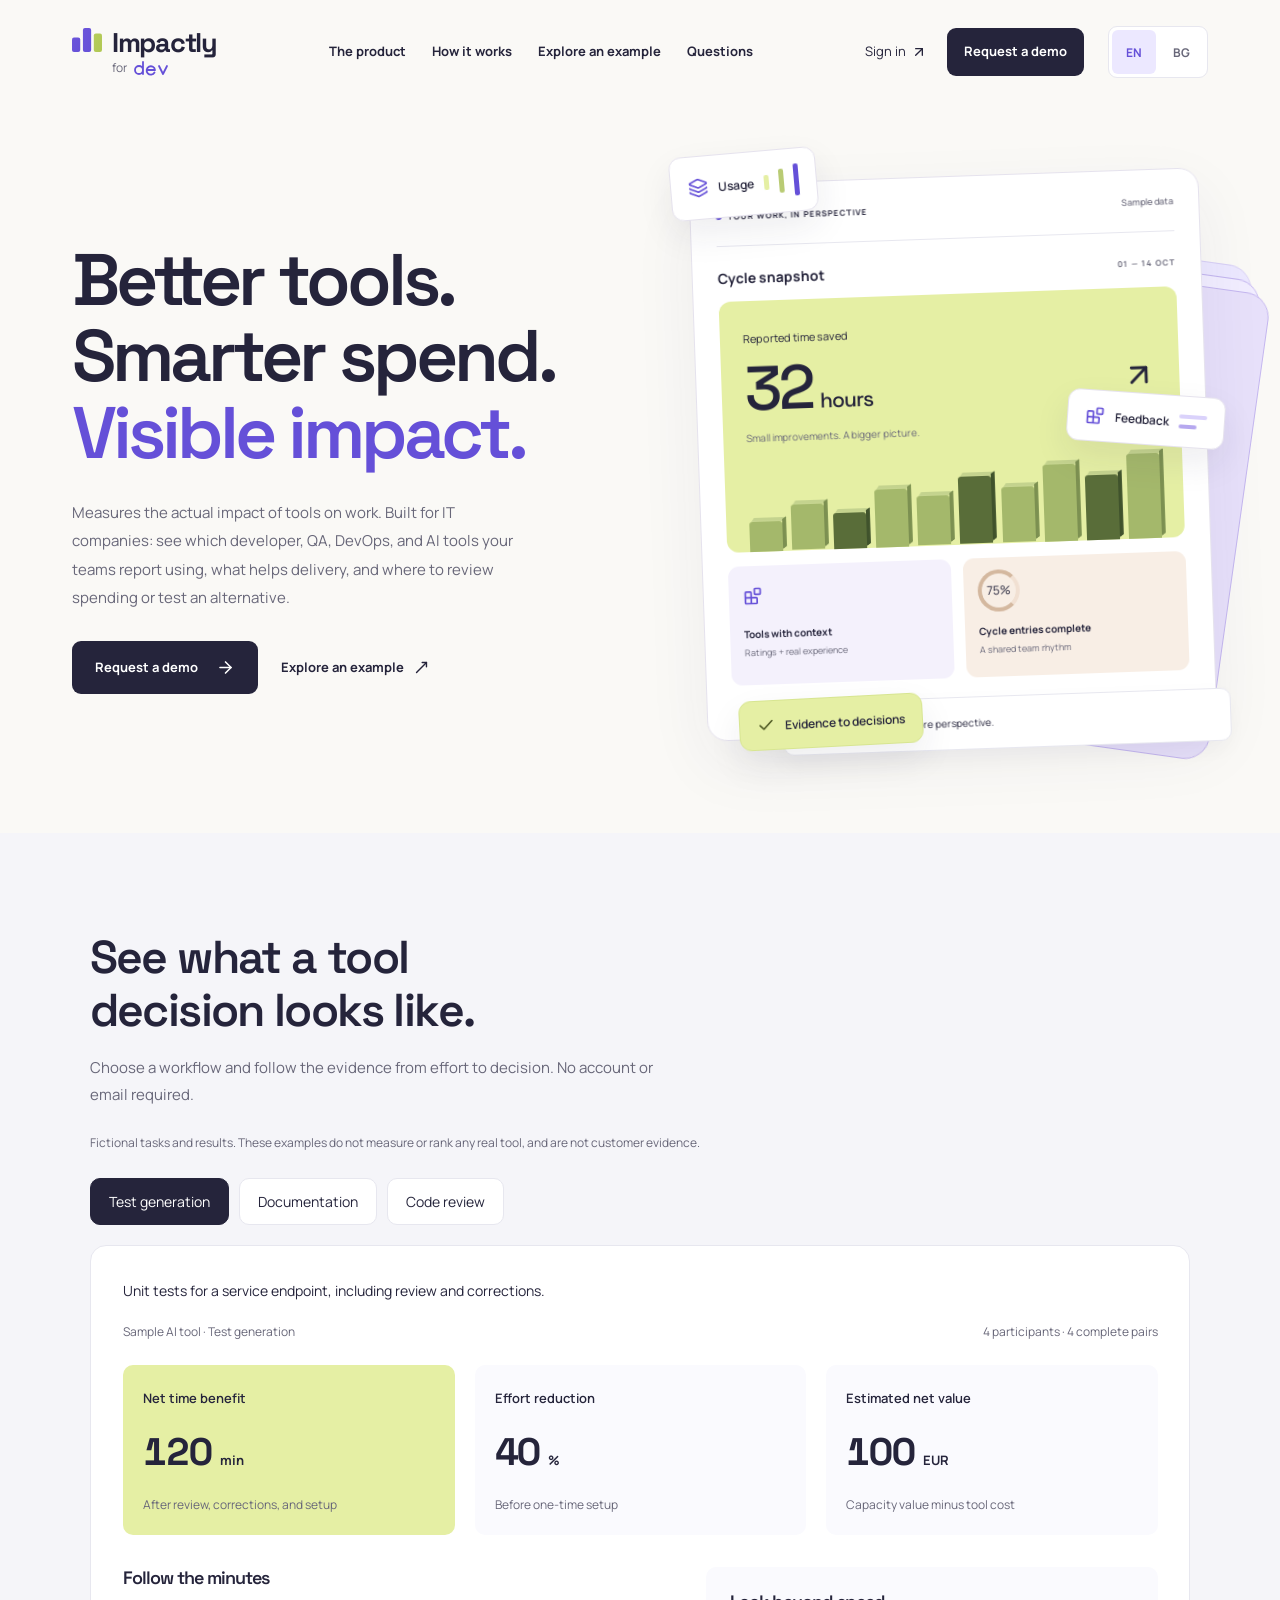
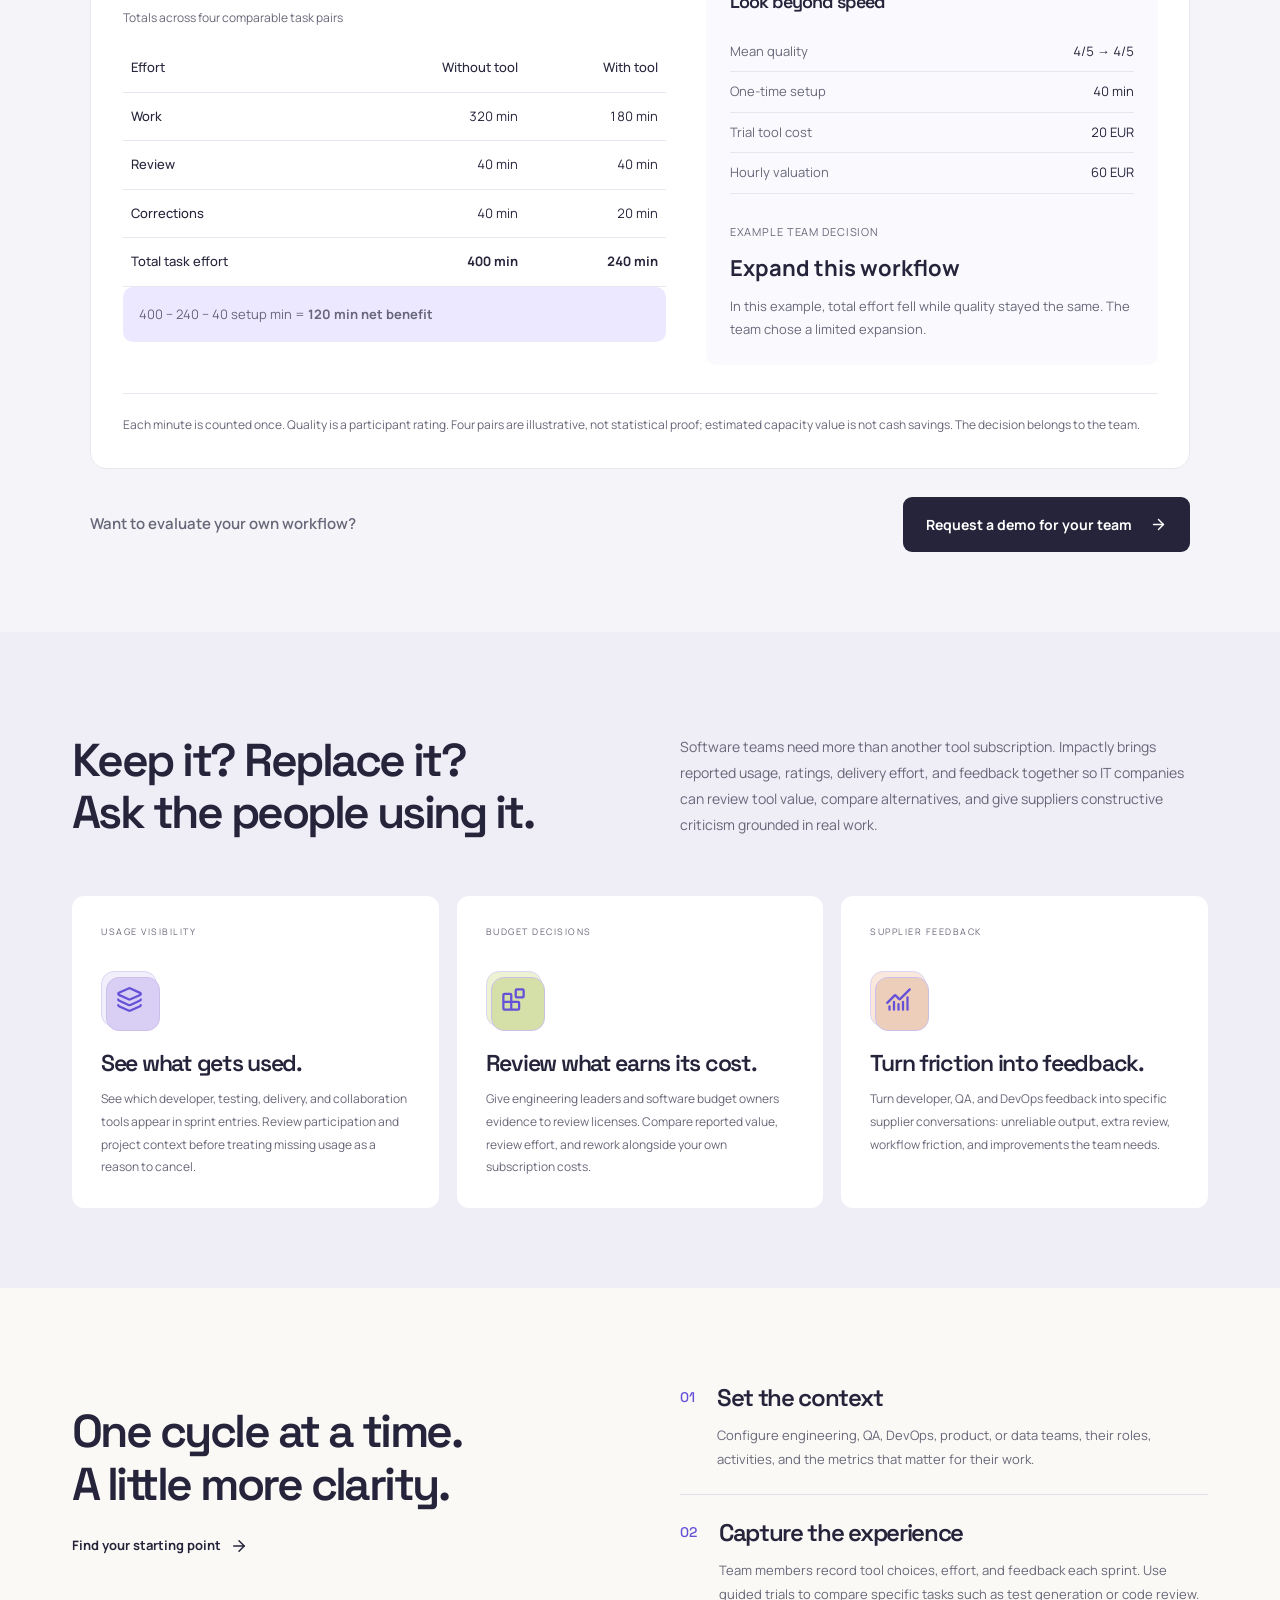
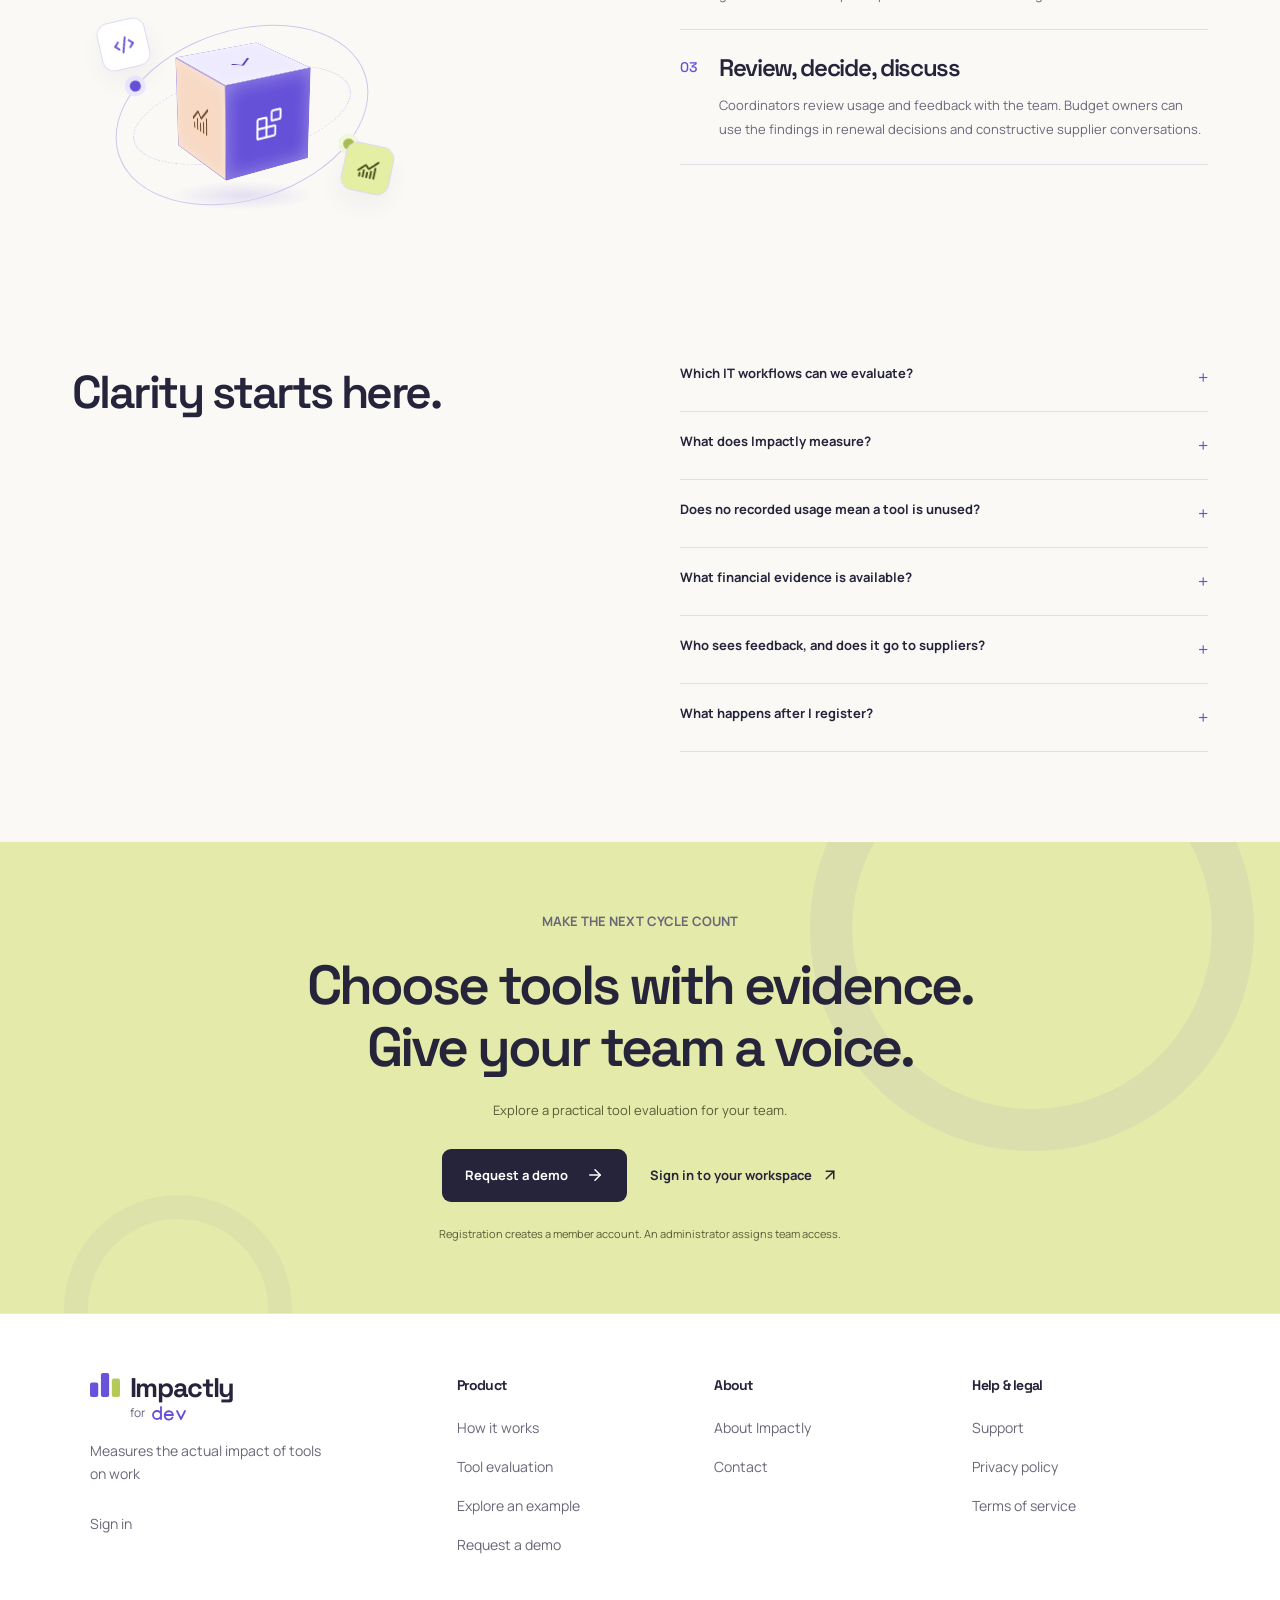
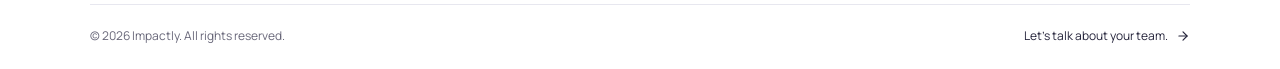
<file: index.html>
<!doctype html>
<html lang="en">
  <head>
    <meta charset="UTF-8" />
<meta http-equiv="Content-Security-Policy" content="default-src 'none'; script-src 'self'; script-src-attr 'none'; style-src 'self' 'unsafe-inline'; img-src 'self' data:; font-src 'self'; connect-src 'none'; object-src 'none'; base-uri 'none'; form-action 'none'; frame-src 'none'; worker-src 'none'; upgrade-insecure-requests">
<meta name="referrer" content="no-referrer">
    <meta name="viewport" content="width=device-width, initial-scale=1.0" />
    <meta name="theme-color" content="#6550d8" />
    <meta
      name="description"
      content="Impactly helps IT companies review developer, QA, DevOps, and AI tools using employee-reported usage, feedback, and guided trials."
    />
    <meta property="og:site_name" content="Impactly · impactly.dev" />
    <title>Impactly · Make the impact visible</title>
    <link
      rel="icon"
      href="/favicon.svg?v=impactly-bars-white-v3"
      type="image/svg+xml"
    />
    <script type="module" src="/assets/index-C9VYiVdL.js" integrity="sha384-/LC9kZnxugMs1BnfqXQ4K43itcOQJhrAHl4+Mh1Nqrrbeknkqgsd8J7FrNcIgNK+" crossorigin="anonymous"></script>
    <link rel="stylesheet" href="/assets/index-ByiYTXrA.css" integrity="sha384-WgqHOLvmTf4NXjY0m6H6Py3+8v84NN1SMm47xRM9DqZ2qpILZuGD2hEKnXC1Nv18" crossorigin="anonymous">
  </head>
  <body>
    <div id="root"></div>
  </body>
</html>
</file>
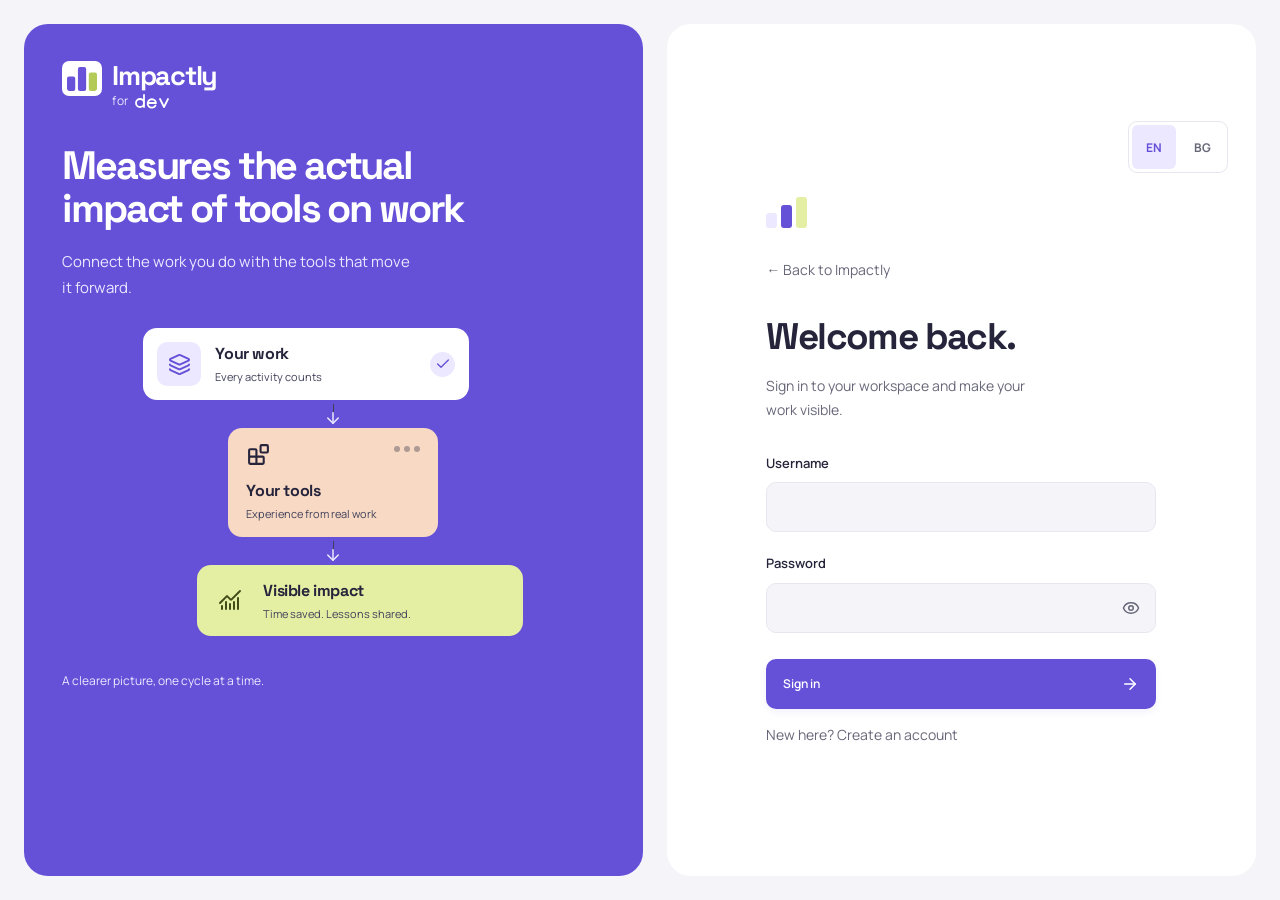
<file: admin/index.html>
<!doctype html><html lang="en"><head><meta charset="UTF-8"><meta http-equiv="Content-Security-Policy" content="default-src 'none'; script-src 'self'; script-src-attr 'none'; style-src 'self' 'unsafe-inline'; img-src 'self' data:; font-src 'self'; connect-src 'none'; object-src 'none'; base-uri 'none'; form-action 'none'; frame-src 'none'; worker-src 'none'; upgrade-insecure-requests">
<meta name="referrer" content="no-referrer"><meta name="robots" content="noindex,nofollow"><meta http-equiv="refresh" content="0;url=/login/"><title>Impactly · Sign in</title></head><body><a href="/login/">Continue to sign in</a></body></html>
</file>
<file: assets/index-ByiYTXrA.css>
.language-switch{display:inline-flex;align-items:center;gap:3px;padding:3px;border:1px solid var(--line);border-radius:9px;background:#fff;flex-shrink:0}.language-switch button{border:0;background:transparent;border-radius:6px;padding:8px 9px;min-height:34px;color:var(--muted);font:700 11px var(--font-ui);cursor:pointer}.language-switch button[aria-pressed=true]{background:var(--lilac);color:var(--accent)}.language-switch button:focus-visible{outline:2px solid var(--accent);outline-offset:2px}.public-auth-header{display:flex;align-items:center;justify-content:space-between;gap:18px}.impactly-login .language-switch{align-self:flex-end;margin-bottom:20px}.language-switch button{min-width:44px;min-height:44px;font-size:12px}.language-switch{gap:4px}@media(max-width:580px){.public-nav .language-switch{padding:2px;gap:0}.public-nav .language-switch button{padding:7px;min-width:44px}}@font-face{font-family:Space Grotesk;font-style:normal;font-display:swap;font-weight:500;src:url(/assets/space-grotesk-latin-500-normal-lFbtlQH6.woff2) format("woff2"),url(/assets/space-grotesk-latin-500-normal-CNSSEhBt.woff) format("woff")}@font-face{font-family:Space Grotesk;font-style:normal;font-display:swap;font-weight:600;src:url(/assets/space-grotesk-latin-600-normal-DjKNqYRj.woff2) format("woff2"),url(/assets/space-grotesk-latin-600-normal-BflQw4A9.woff) format("woff")}@font-face{font-family:Space Grotesk;font-style:normal;font-display:swap;font-weight:700;src:url(/assets/space-grotesk-latin-700-normal-RjhwGPKo.woff2) format("woff2"),url(/assets/space-grotesk-latin-700-normal-CwsQ-cCU.woff) format("woff")}@font-face{font-family:Manrope;font-style:normal;font-display:swap;font-weight:400;src:url(/assets/manrope-latin-400-normal-PaqtzbVb.woff2) format("woff2"),url(/assets/manrope-latin-400-normal-8tf8FM3T.woff) format("woff")}@font-face{font-family:Manrope;font-style:normal;font-display:swap;font-weight:500;src:url(/assets/manrope-latin-500-normal-BYYD-dBL.woff2) format("woff2"),url(/assets/manrope-latin-500-normal-DMZssgOp.woff) format("woff")}@font-face{font-family:Manrope;font-style:normal;font-display:swap;font-weight:600;src:url(/assets/manrope-latin-600-normal-4f0koTD-.woff2) format("woff2"),url(/assets/manrope-latin-600-normal-BqgrALkZ.woff) format("woff")}@font-face{font-family:Manrope;font-style:normal;font-display:swap;font-weight:700;src:url(/assets/manrope-latin-700-normal-BZp_XxE4.woff2) format("woff2"),url(/assets/manrope-latin-700-normal-DGRFkw-m.woff) format("woff")}@font-face{font-family:Manrope;font-style:normal;font-display:swap;font-weight:400;src:url(/assets/manrope-cyrillic-400-normal-BMzJvInZ.woff2) format("woff2"),url(/assets/manrope-cyrillic-400-normal-Dvx59UGC.woff) format("woff")}@font-face{font-family:Manrope;font-style:normal;font-display:swap;font-weight:500;src:url(/assets/manrope-cyrillic-500-normal-B1OEZity.woff2) format("woff2"),url(/assets/manrope-cyrillic-500-normal-CNwnNrRC.woff) format("woff")}@font-face{font-family:Manrope;font-style:normal;font-display:swap;font-weight:600;src:url(/assets/manrope-cyrillic-600-normal-DvRl3Mj-.woff2) format("woff2"),url(/assets/manrope-cyrillic-600-normal-It4mZcQk.woff) format("woff")}@font-face{font-family:Manrope;font-style:normal;font-display:swap;font-weight:700;src:url(/assets/manrope-cyrillic-700-normal-Dw_fZAg2.woff2) format("woff2"),url(/assets/manrope-cyrillic-700-normal-7JNVKxyl.woff) format("woff")}:root{--paper: #f5f5f9;--card: #ffffff;--ink: #25243b;--ink-soft: #41405a;--muted: #686779;--line: #e7e7ef;--accent: #6550d8;--accent-hover: #5341ba;--lilac: #ece8ff;--citron: #e5efa4;--citron-ink: #414c18;--apricot: #f7d9c4;--sky: #deebfa;--surface-muted: #fafafe;--success: #297457;--success-soft: #e7f3ed;--warning: #86571f;--danger: #ae3e50;--font-display: "Space Grotesk", sans-serif;--font-ui: "Manrope", sans-serif;--radius-card: 16px;--radius-control: 10px;--space-1: 4px;--space-2: 8px;--space-3: 12px;--space-4: 16px;--space-6: 24px;--space-8: 32px;--space-12: 48px;--shadow-panel: 0 4px 24px #25243b05;--shadow-floating: 0 16px 60px #25243b1f}*{box-sizing:border-box}html{font-family:var(--font-ui);color:var(--ink);background:var(--paper);font-size:16px;line-height:1.5;-webkit-font-smoothing:antialiased}body{margin:0}button,input,select,textarea{font:inherit;color:inherit}button,a,input,select,textarea{-webkit-tap-highlight-color:transparent}button,a{touch-action:manipulation}button{cursor:pointer;background:none}button:disabled{cursor:wait;opacity:.55}a{color:inherit;text-decoration:none}button:focus-visible,a:focus-visible,input:focus-visible,select:focus-visible,textarea:focus-visible,summary:focus-visible{outline:2px solid var(--accent);outline-offset:3px}h1,h2,h3,p{margin:0}h1,h2,h3{line-height:1.25;text-wrap:balance}h1,h2{font-family:var(--font-display);font-weight:600;letter-spacing:-.045em}h1{font-size:38px;line-height:1.16}h2{font-size:23px}h3{font-size:17px;font-weight:600}p{color:var(--muted);text-wrap:pretty}small{font-size:12px}svg{flex-shrink:0;vertical-align:middle}input,select,textarea{min-height:44px;border:1px solid var(--line);border-radius:var(--radius-control);padding:10px 12px;background:var(--card);width:100%;min-width:0;font-size:13px;transition:border-color .16s,box-shadow .16s}input::placeholder,textarea::placeholder{color:var(--muted);opacity:.8}input:hover,select:hover,textarea:hover{border-color:color-mix(in srgb,var(--accent) 35%,var(--line))}input:focus,select:focus,textarea:focus{border-color:var(--accent)}input[type=checkbox]{width:18px;min-height:18px;accent-color:var(--accent);flex-shrink:0}textarea{min-height:94px;resize:vertical;line-height:1.7}label{display:flex;flex-direction:column;gap:8px;font-size:12px;font-weight:600}label small{font-weight:400;color:var(--muted)}fieldset{border:0;padding:0;margin:0;min-width:0}legend{font-weight:600;margin-bottom:12px;font-size:13px}hr{border:0;border-top:1px solid var(--line);margin:24px 0}.sr-only{position:absolute;width:1px;height:1px;padding:0;margin:-1px;overflow:hidden;clip:rect(0,0,0,0);white-space:nowrap;border:0}.skip-link{position:fixed;top:-80px;left:24px;z-index:200;background:var(--ink);color:var(--card);padding:12px 20px;border-radius:10px;font-size:13px}.skip-link:focus{top:16px}.button{min-height:44px;border:1px solid transparent;border-radius:var(--radius-control);padding:11px 17px;font-weight:600;font-size:12px;display:inline-flex;align-items:center;justify-content:center;gap:9px;line-height:1.35;transition:background .16s,border-color .16s,box-shadow .16s;white-space:nowrap}.button-primary{background:var(--accent);color:var(--card);box-shadow:0 3px 7px #6550d815}.button-primary:hover{background:var(--accent-hover);box-shadow:0 4px 12px #6550d825}.button-secondary{border-color:var(--line);background:var(--card)}.button-secondary:hover{border-color:color-mix(in srgb,var(--accent) 30%,var(--line));background:var(--surface-muted)}.button-ghost{color:var(--muted);padding:10px 12px}.button-ghost:hover{background:var(--lilac);color:var(--accent)}.button-danger{color:var(--danger);border-color:color-mix(in srgb,var(--danger) 30%,var(--line));background:var(--card)}.button-danger:hover{background:color-mix(in srgb,var(--danger) 7%,var(--card))}.icon-button{border:0;width:40px;height:40px;display:inline-flex;align-items:center;justify-content:center;border-radius:10px;color:var(--muted);transition:color .16s,background .16s}.icon-button:hover{background:var(--lilac);color:var(--accent)}.badge{display:inline-flex;align-items:center;gap:5px;padding:5px 9px;border:1px solid transparent;border-radius:7px;font-size:10px;font-weight:600;white-space:nowrap;line-height:1.35;background:var(--paper);color:var(--muted)}.badge-success{background:var(--success-soft);color:var(--success)}.badge-warning{background:color-mix(in srgb,var(--apricot) 65%,var(--card));color:var(--warning)}.badge-danger{background:color-mix(in srgb,var(--danger) 8%,var(--card));color:var(--danger)}.eyebrow,.section-label{font-size:11px;font-weight:500;letter-spacing:0;color:var(--muted);margin-bottom:10px}.eyebrow{display:flex;align-items:center;gap:8px;text-transform:none}.section-label{font-size:10px;letter-spacing:.03em}.app-shell{display:flex;min-height:100vh;--sidebar-width: 232px}.sidebar{position:fixed;inset:0 auto 0 0;width:var(--sidebar-width);background:var(--card);color:var(--ink);padding:30px 18px 18px;display:flex;flex-direction:column;border-right:1px solid var(--line);z-index:35;overflow-y:auto;overscroll-behavior:contain}.sidebar-brand-row{display:flex;align-items:center;justify-content:space-between;margin:0 8px 34px}.wordmark{font-family:var(--font-display);font-weight:700;font-size:27px;letter-spacing:-1.3px;color:var(--ink);display:flex;align-items:center;gap:10px;white-space:nowrap}.sidebar-close{display:none}.workspace-label{display:flex;align-items:center;gap:10px;padding:14px 12px;border:1px solid var(--line);border-radius:12px;background:var(--surface-muted);margin-bottom:28px;font-size:12px;font-weight:600}.workspace-icon{width:30px;height:32px;border-radius:8px;background:var(--card);border:1px solid var(--line);display:grid;place-items:center;color:var(--accent)}.workspace-label small{font-size:10px;color:var(--muted);font-weight:400;display:block;margin-top:3px}.nav-section-label{font-size:10px;color:var(--muted);padding:0 13px;margin-bottom:10px}.sidebar nav{display:flex;flex-direction:column;gap:6px}.nav-item{position:relative;display:flex;align-items:center;gap:12px;min-height:46px;padding:12px 14px;border-radius:10px;font-size:13px;color:var(--muted);font-weight:500;transition:background .16s,color .16s}.nav-item:hover{background:var(--surface-muted);color:var(--ink)}.nav-item.active{background:var(--lilac);color:var(--accent);font-weight:700}.nav-item.active:before{content:"";position:absolute;left:-18px;top:14px;bottom:14px;width:3px;background:var(--accent);border-radius:0 4px 4px 0}.nav-end{margin-left:auto;opacity:0}.nav-item:hover .nav-end,.nav-item.active .nav-end{opacity:1}.sidebar-bottom{margin-top:auto;padding-top:32px}.collapse-control{border:0;border-top:1px solid var(--line);display:flex;gap:10px;align-items:center;min-height:44px;width:100%;padding:18px 12px 0;color:var(--muted);font-size:10px}.collapse-control:hover{color:var(--accent)}.main-shell{margin-left:var(--sidebar-width);flex:1;min-width:0;display:flex;flex-direction:column}.topbar{height:82px;display:flex;align-items:center;justify-content:space-between;gap:24px;padding:0 36px;background:var(--card);border-bottom:1px solid var(--line)}.breadcrumb{display:flex;align-items:center;gap:12px;font-size:11px;color:var(--muted);min-width:0}.breadcrumb-home{display:flex;align-items:center;gap:7px;white-space:nowrap}.breadcrumb-home:hover{color:var(--accent)}.breadcrumb-divider{opacity:.55}.breadcrumb>strong{font-weight:600;color:var(--ink);white-space:nowrap;overflow:hidden;text-overflow:ellipsis}.topbar-actions{display:flex;align-items:center;gap:24px;flex-shrink:0}.page-search{display:flex;align-items:center;gap:9px;border:1px solid var(--line);border-radius:9px;color:var(--muted);font-size:10px;padding:8px 10px;min-height:36px;min-width:192px;background:var(--surface-muted)}.page-search:hover{border-color:color-mix(in srgb,var(--accent) 30%,var(--line));color:var(--accent)}.page-search kbd{display:flex;align-items:center;gap:2px;margin-left:auto;background:var(--card);padding:3px 5px;border:1px solid var(--line);border-radius:4px;font:9px var(--font-ui)}.profile{display:flex;align-items:center;gap:10px}.avatar{width:35px;height:35px;border:2px solid var(--card);border-radius:50%;display:inline-grid;place-items:center;background:var(--apricot);color:var(--ink);font-size:10px;font-weight:700;flex-shrink:0;outline:1px solid var(--line)}.profile-text strong{font-size:12px;display:block;font-weight:600}.profile-text small{font-size:10px;color:var(--muted);display:block;margin-top:2px}.signout-button{margin-left:6px;width:32px;height:36px}.page-content{width:100%;max-width:1456px;margin:0 auto;padding:34px 36px 40px;flex:1;outline:0}.page-content:has(.reports-page){max-width:none}.page-heading{display:flex;align-items:center;justify-content:space-between;gap:28px;margin-bottom:28px}.page-heading h1{max-width:27ch}.page-heading p{font-size:14px;line-height:1.75;margin-top:12px;max-width:68ch}.heading-actions{display:flex;align-items:center;gap:10px;flex-wrap:wrap;flex-shrink:0}.stats-grid{display:grid;grid-template-columns:repeat(4,minmax(0,1fr));gap:16px;margin-bottom:28px}.stat{padding:22px;background:var(--card);border:1px solid var(--line);border-radius:16px;min-width:0}.stat-label{display:flex;align-items:center;justify-content:space-between;gap:8px;font-size:12px;color:var(--muted);font-weight:500}.stat-label>svg{width:16px;height:16px;color:var(--accent)}.stat-value{font-family:var(--font-display);font-size:35px;font-weight:600;letter-spacing:-1.5px;line-height:1.2;margin-top:14px;font-variant-numeric:tabular-nums}.stat-value small{font:500 16px var(--font-ui);color:var(--muted);letter-spacing:-.4px;margin-left:4px}.stat-note{font-size:11px;color:var(--muted);margin-top:10px;line-height:1.6}.positive{color:var(--success);font-weight:600}.card{border:1px solid var(--line);border-radius:var(--radius-card);background:var(--card);overflow:hidden;box-shadow:var(--shadow-panel)}.card-header{display:flex;align-items:center;justify-content:space-between;gap:20px;padding:24px;border-bottom:1px solid var(--line)}.card-header h2{font-size:21px}.card-header p{font-size:11px;line-height:1.7;margin-top:7px;max-width:70ch}.card-body{padding:24px}.toolbar{display:flex;justify-content:space-between;align-items:center;gap:16px;flex-wrap:wrap;margin-bottom:18px}.toolbar-group{display:flex;align-items:center;gap:12px;flex-wrap:wrap}.search-input{position:relative;max-width:340px;min-width:230px;flex:1}.search-input>svg{position:absolute;top:14px;left:13px;color:var(--muted);width:16px;height:16px}.search-input input{padding-left:38px;min-height:44px;font-size:11px}.toolbar select{width:auto;max-width:100%;min-width:145px;min-height:44px;font-size:11px}.segmented-control{display:flex;align-items:center;gap:3px;background:color-mix(in srgb,var(--line) 45%,var(--paper));padding:4px;border-radius:10px}.segmented-control button{display:flex;gap:7px;align-items:center;border:0;border-radius:7px;min-height:34px;padding:7px 12px;font-size:10px;color:var(--muted);white-space:nowrap;transition:background .16s,color .16s}.segmented-control .selected{background:var(--card);color:var(--ink);font-weight:600;box-shadow:0 1px 4px #25243b0a}.segmented-control button>span{font-size:9px;min-width:16px;height:16px;border-radius:4px;background:color-mix(in srgb,var(--muted) 8%,transparent);display:grid;place-items:center}.segmented-control .selected>span{background:var(--lilac);color:var(--accent)}.data-table{width:100%;border-collapse:collapse;font-size:13px;font-variant-numeric:tabular-nums;table-layout:auto}.data-table th{text-align:left;position:sticky;top:0;z-index:1;background:var(--surface-muted);padding:14px 22px;color:var(--muted);font-size:11px;font-weight:500;letter-spacing:0;border-bottom:1px solid var(--line);white-space:nowrap}.data-table td{padding:18px 22px;border-bottom:1px solid var(--line);vertical-align:middle}.data-table tbody tr:last-child td{border-bottom:0}.data-table tbody tr:hover{background:var(--surface-muted)}.data-table .table-primary{display:block;font-weight:600}.table-secondary{display:block;font-size:10px;color:var(--muted);margin-top:5px}.data-table .text-right{text-align:right}.table-footer{display:flex;justify-content:space-between;gap:16px;border-top:1px solid var(--line);padding:15px 22px;font-size:10px;color:var(--muted)}.table-row-link{display:flex;align-items:center;gap:9px}.progress-cell{display:flex;align-items:center;gap:11px}.progress-track{height:5px;width:74px;background:var(--line);border-radius:5px;overflow:hidden}.progress-track>span{display:block;height:100%;border-radius:5px;background:var(--accent)}.progress-text{font-size:10px;color:var(--muted);white-space:nowrap}.app-footer{display:flex;align-items:center;justify-content:space-between;gap:20px;font-size:9px;color:var(--muted);padding:20px 36px;border-top:1px solid var(--line)}.app-footer>span:first-child{display:flex;align-items:center;gap:10px}.footer-divider{height:11px;width:1px;background:var(--line);display:inline-block}.bottom-nav,.mobile-menu{display:none}.sidebar-collapsed{--sidebar-width: 80px}.sidebar-collapsed .sidebar{padding-left:12px;padding-right:12px}.sidebar-collapsed .sidebar-brand-row{justify-content:center;margin-left:0;margin-right:0}.sidebar-collapsed .wordmark{gap:0}.sidebar-collapsed .wordmark>span:last-child,.sidebar-collapsed .workspace-label,.sidebar-collapsed .nav-section-label,.sidebar-collapsed .nav-item>span,.sidebar-collapsed .nav-end,.sidebar-collapsed .collapse-control>span{display:none}.sidebar-collapsed .nav-item{justify-content:center;padding-left:0;padding-right:0}.sidebar-collapsed .nav-item.active:before{left:-12px}.sidebar-collapsed .collapse-control{justify-content:center;padding-left:0;padding-right:0}.sidebar-collapsed .sidebar-bottom{padding-top:24px}.empty-state{padding:52px 24px;display:flex;align-items:center;flex-direction:column;text-align:center;gap:15px}.empty-state>svg{color:var(--accent);padding:12px;border-radius:15px;background:var(--lilac);box-sizing:content-box;width:24px;height:24px}.empty-state h3{font-family:var(--font-display);font-size:23px;letter-spacing:-.6px}.empty-state p{font-size:12px;line-height:1.8;max-width:50ch}.form-stack{display:flex;flex-direction:column;gap:20px}.form-grid{display:grid;grid-template-columns:1fr 1fr;gap:16px}.form-actions{display:flex;align-items:center;justify-content:flex-end;gap:10px;flex-wrap:wrap;margin-top:10px}.field-error{display:block;color:var(--danger);font-size:11px;line-height:1.7;margin-top:6px}.error-banner{padding:14px 16px;border:1px solid color-mix(in srgb,var(--danger) 25%,var(--line));border-radius:10px;background:color-mix(in srgb,var(--danger) 5%,var(--card));color:var(--danger);font-size:12px;line-height:1.7}.modal{border:1px solid var(--line);border-radius:20px;background:var(--card);padding:28px;width:560px;max-width:calc(100vw - 32px);max-height:90dvh;color:var(--ink);box-shadow:var(--shadow-floating)}.modal::backdrop{background:#25243b55;-webkit-backdrop-filter:blur(3px);backdrop-filter:blur(3px)}.modal-heading{display:flex;align-items:center;justify-content:space-between;gap:16px;margin-bottom:24px}.modal-heading h2{font-size:24px;letter-spacing:-.8px}.toast{position:fixed;bottom:24px;left:256px;z-index:100;display:flex;align-items:center;gap:12px;background:var(--ink);color:var(--card);border-radius:12px;border:1px solid #ffffff20;box-shadow:var(--shadow-floating);padding:12px 14px;max-width:calc(100vw - 48px);font-size:12px}.toast>svg{color:var(--citron)}.toast button{border:0;display:grid;place-items:center;color:inherit;min-width:30px;min-height:30px;border-radius:6px}.toast button:hover{background:#ffffff15}.toast-error{background:var(--danger)}.toast-error>svg{color:var(--card)}.loading{display:flex;flex-direction:column;gap:20px;padding:24px 0;width:100%}.skeleton{height:72px;background:var(--line);border-radius:12px;animation:pulse 1.5s infinite}.skeleton-title{height:36px;width:45%}.spin{animation:spin 1s linear infinite}.text-accent{color:var(--accent)}.text-muted{color:var(--muted)}.text-danger{color:var(--danger)}.flex{display:flex;align-items:center;gap:8px}.muted-note{font-size:11px;color:var(--muted);line-height:1.8}.mini-label{font-size:10px;color:var(--muted);line-height:1.6}.link-button{border:0;padding:0;color:var(--accent);font-weight:600;font-size:11px;min-height:40px;display:inline-flex;align-items:center;gap:6px}.link-button:hover{text-decoration:underline;text-underline-offset:4px}.info-strip{display:flex;align-items:center;gap:12px;padding:15px 18px;border:1px solid var(--line);border-radius:12px;font-size:10px;line-height:1.7;color:var(--muted);margin-top:24px;background:color-mix(in srgb,var(--card) 55%,var(--paper))}.info-strip>svg{color:var(--accent);width:16px;height:16px}.section-heading{display:flex;align-items:center;justify-content:space-between;gap:16px;margin:28px 0 18px}.section-heading h2{font-size:23px}.allocation-total.text-accent,.allocation-total .text-accent,.entry-save-bar .text-accent{color:var(--success)}.entry-group-heading .section-label{font-family:var(--font-display);font-weight:600}.entry-summary,.entry-save-bar{border-radius:16px!important;box-shadow:0 5px 24px #25243b08}.entry-group .entry-grid-header,.entry-group-heading{background:var(--surface-muted)}.survey-card .card-header{background:var(--lilac)}.quick-jump-search{position:relative}.quick-jump-search>svg{position:absolute;top:15px;left:14px;color:var(--muted)}.quick-jump-search input{min-height:48px;padding-left:42px;background:var(--surface-muted)}.quick-jump-results{max-height:360px;overflow-y:auto;margin-top:14px}.quick-jump-results>a{display:flex;gap:12px;align-items:center;padding:12px 10px;border-radius:10px;min-height:66px;transition:background .16s}.quick-jump-results>a:hover,.quick-jump-results>a:focus-visible{background:var(--lilac)}.shortcut-icon{width:36px;height:36px;display:grid;place-items:center;border:1px solid var(--line);background:var(--surface-muted);color:var(--accent);border-radius:10px}.quick-jump-results>a>span:nth-child(2){flex:1;min-width:0}.quick-jump-results strong{display:block;font-size:12px;font-weight:600}.quick-jump-results small{display:block;font-size:10px;margin-top:4px;color:var(--muted)}.quick-jump-results>a>svg{color:var(--muted)}.quick-jump-hint{font-size:10px;margin-top:18px;color:var(--muted)}.quick-jump-hint kbd{font:9px var(--font-ui);border:1px solid var(--line);padding:2px 5px;border-radius:4px;margin-right:4px}@keyframes pulse{50%{opacity:.4}}@keyframes spin{to{transform:rotate(360deg)}}@media(min-width:1600px){.app-shell{--sidebar-width: 248px}.page-content{padding:42px 44px}.topbar{padding:0 44px}.sidebar{padding-left:22px;padding-right:22px}.nav-item.active:before{left:-22px}.sidebar-collapsed{--sidebar-width: 80px}.sidebar-collapsed .nav-item.active:before{left:-12px}}@media(max-width:1200px){.topbar{padding:0 26px}.topbar-actions{gap:16px}.page-content{padding:30px 26px 36px}.page-search{min-width:170px}.profile-text{display:none}.page-heading h1{font-size:34px}.page-heading p{font-size:11px;max-width:60ch}.stat{padding:20px 18px}.stat-value{font-size:31px}.data-table th,.data-table td{padding-left:16px;padding-right:16px}.app-footer{padding-left:26px;padding-right:26px}}@media(max-width:1023px){.app-shell,.sidebar-collapsed{--sidebar-width: 0px}.sidebar{visibility:hidden;pointer-events:none;transform:translate(-100%);width:240px;padding-left:20px;padding-right:20px;transition:transform .2s}.sidebar.drawer-open{visibility:visible;pointer-events:auto;z-index:60;transform:translate(0);box-shadow:var(--shadow-floating)}.sidebar-close{display:flex;width:30px;height:34px}.sidebar-brand-row{margin-bottom:28px}.sidebar-collapsed .workspace-label,.sidebar-collapsed .nav-section-label,.sidebar-collapsed .nav-item>span{display:revert}.sidebar-collapsed .wordmark>.impactly-brand-text{display:inline-flex}.sidebar-collapsed .wordmark{gap:10px}.sidebar-collapsed .sidebar-brand-row{justify-content:space-between;margin-left:8px;margin-right:8px}.sidebar-collapsed .workspace-label{display:flex}.sidebar-collapsed .nav-item{justify-content:flex-start;padding-left:14px;padding-right:14px}.collapse-control{display:none}.drawer-overlay{position:fixed;top:0;right:0;bottom:0;left:0;background:#25243b40;border:0;z-index:59;-webkit-backdrop-filter:blur(2px);backdrop-filter:blur(2px)}.mobile-menu{display:inline-flex}.topbar{height:72px;padding:0 24px}.page-content{padding:28px 24px 36px}.toast{left:24px}.page-heading h1{font-size:36px}.app-footer{padding-left:24px;padding-right:24px}.nav-item.active:before{left:-20px}}@media(max-width:767px){html{font-size:15px}h1{font-size:31px}h2{font-size:22px}.page-content{padding:25px 18px 30px}.topbar{height:66px;padding:0 12px;gap:8px}.breadcrumb{gap:7px;font-size:11px}.breadcrumb-home,.breadcrumb-divider{display:none}.topbar-actions{gap:10px}.page-search{min-width:36px;width:36px;height:38px;padding:0;justify-content:center;background:transparent;border:0}.page-search>span,.page-search>kbd{display:none}.profile{gap:6px}.profile .avatar{width:31px;height:31px;font-size:9px}.signout-button{margin-left:0;width:32px}.page-heading{align-items:flex-start;flex-direction:column;gap:19px;margin-bottom:24px}.page-heading h1{font-size:31px;max-width:24ch}.page-heading p{font-size:12px;line-height:1.8;margin-top:10px;max-width:52ch}.page-heading .eyebrow{font-size:10px;margin-bottom:10px}.heading-actions{width:100%;gap:10px}.heading-actions .button{flex:1;font-size:11px}.stats-grid{grid-template-columns:repeat(2,minmax(0,1fr));gap:12px;margin-bottom:24px}.stat{padding:18px 16px}.stat-label{font-size:10px}.stat-value{font-size:30px;margin-top:12px}.stat-value small{font-size:15px}.stat-note{font-size:9px;margin-top:8px}.toolbar{gap:12px;margin-bottom:16px}.toolbar-group{width:100%;flex-wrap:nowrap;gap:10px}.search-input{min-width:0;max-width:none}.toolbar select{min-width:120px;font-size:11px;max-width:45%}.segmented-control{width:100%;padding:4px;justify-content:space-between}.segmented-control button{flex:1;justify-content:center;min-height:36px;font-size:10px;padding:7px 8px;gap:6px}.card-header,.card-body{padding:22px 18px}.card-header{align-items:flex-start;gap:12px}.card-header h2{font-size:20px}.card-header p{font-size:11px}.card-header>.link-button{font-size:10px}.section-heading{margin:26px 0 17px;align-items:center}.section-heading h2{font-size:22px}.section-heading .mini-label{font-size:9px;max-width:120px;text-align:right}.table-footer{padding:13px 18px}.app-footer{display:block;padding:20px 18px;margin-bottom:68px;font-size:9px}.app-footer>span:last-child{display:none}.app-footer>span:first-child{align-items:flex-start;line-height:1.7;gap:8px}.footer-divider{margin-top:3px;flex-shrink:0}.bottom-nav{display:flex;justify-content:space-around;position:fixed;bottom:0;left:0;right:0;height:68px;padding:6px 8px max(6px,env(safe-area-inset-bottom));background:var(--card);border-top:1px solid var(--line);z-index:40;box-shadow:0 -4px 24px #25243b05}.bottom-nav a{display:flex;align-items:center;justify-content:center;flex-direction:column;gap:5px;min-width:64px;color:var(--muted);font-size:9px;border-radius:10px;padding:5px 12px;font-weight:500}.bottom-nav a.active{color:var(--accent);background:var(--lilac);font-weight:700}.toast{bottom:82px;left:16px;max-width:calc(100vw - 32px);font-size:11px}.modal{padding:24px 20px;border-radius:18px;max-height:90dvh}.modal-heading h2{font-size:23px}.form-grid{grid-template-columns:1fr}.form-stack{gap:20px}input,select,textarea{font-size:14px;min-height:44px}.form-actions>.button{flex:1}.button{min-height:44px;font-size:12px;padding:11px 16px}.icon-button{min-width:40px;min-height:40px}.info-strip{padding:14px 16px;font-size:10px;align-items:flex-start;margin-top:20px}.quick-jump-results{max-height:50dvh}.quick-jump-results>a{padding:14px 8px}.quick-jump-results small{font-size:10px}.quick-jump-search input{font-size:13px}.quick-jump-hint{font-size:9px}.empty-state{padding:42px 20px}.empty-state p{font-size:12px}.empty-state h3{font-size:22px}}@media(pointer:coarse){.icon-button{min-width:44px;min-height:44px}.page-search{min-height:44px;min-width:44px}.segmented-control button{min-height:40px}}@media(prefers-reduced-motion:reduce){*,*:before,*:after{animation:none!important;transition:none!important;scroll-behavior:auto!important}}.login-page{min-height:100svh;display:flex;align-items:center;justify-content:center;padding:32px}.login-wordmark{display:flex;align-items:center;gap:10px;font-family:var(--font-display)}.password-field{position:relative;display:block}.password-field .icon-button{position:absolute;right:3px;top:3px}.demo-accounts{border-top:1px solid var(--line)}.demo-account-buttons{display:flex;flex-wrap:wrap;gap:8px}.demo-account-buttons button{border:1px solid var(--line)}@media(max-height:820px)and (min-width:1024px){.sidebar-bottom{padding-top:24px}}@media(pointer:coarse){.segmented-control button{min-height:44px}.impact-highlight-heading>a{width:44px;height:44px}.toolbar select,.search-input input{min-height:44px}}@media(max-width:767px){.page-heading p{font-size:13px}}.impactly-brandmark{display:block;width:30px;height:25px;flex-shrink:0;object-fit:contain}.impactly-brand-text{display:inline-flex;flex-direction:column;align-items:flex-start;gap:4px;white-space:nowrap}.impactly-brand-name{line-height:1}.impactly-brand-caption{display:inline-flex;align-items:center;gap:6px;font-family:var(--font-ui);font-size:12px;font-weight:400;line-height:1;letter-spacing:.01em;color:var(--muted)}.impactly-brand-caption strong{display:inline-flex;align-items:center;color:var(--accent)}.impactly-dev-wordmark{display:block;width:36px;height:16px;flex-shrink:0}.impactly-brand-text-inverse .impactly-brand-caption{color:var(--lilac)}.impactly-brand-text-inverse .impactly-brand-caption strong{color:var(--card)}.public-brand>.impactly-brandmark,.wordmark>.impactly-brandmark,.login-wordmark>.impactly-brandmark{align-self:flex-start;margin-top:-1px}.impactly-login.login-page{min-height:100svh;display:grid;grid-template-columns:minmax(0,1.05fr) minmax(0,1fr);align-items:stretch;gap:24px;padding:24px;background:var(--paper)}.impactly-login .login-story{background:var(--accent);color:var(--card);border-radius:24px;min-width:0;padding:clamp(32px,4vw,64px);display:flex;flex-direction:column;overflow:hidden}.impactly-login .login-wordmark{color:var(--card);font-size:27px;letter-spacing:-1.3px;font-weight:700;margin:0;gap:10px}.impactly-login .login-wordmark>.impactly-brandmark{box-sizing:content-box;padding:5px;border-radius:7px;background:var(--card)}.login-story-copy{margin-top:clamp(44px,7vh,88px)}.login-story-copy h1{max-width:600px;font-size:clamp(38px,3.5vw,56px);font-weight:700;line-height:1.08;letter-spacing:-.055em;text-wrap:balance}.login-story-copy p{color:var(--lilac);max-width:380px;margin-top:22px;font-size:15px;line-height:1.7}.login-impact-map{margin:40px auto 0;width:min(100%,440px);display:grid;grid-template-columns:1fr 28px 1fr;align-items:center}.impact-map-source,.impact-map-result{grid-column:1 / -1;padding:18px;border-radius:14px;display:flex;align-items:center;gap:14px;color:var(--ink);background:var(--card)}.impact-map-source{margin-right:54px}.impact-map-result{margin-left:54px;background:var(--citron)}.login-impact-map strong{display:block;font-family:var(--font-display);font-size:16px;font-weight:700;letter-spacing:-.4px}.login-impact-map div>span:not([class]){display:block;font-size:11px;color:var(--ink-soft);margin-top:3px}.impact-map-icon{display:grid;place-items:center;width:44px;height:44px;border-radius:10px;background:var(--lilac);color:var(--accent);flex-shrink:0}.impact-map-check{margin-left:auto;color:var(--accent);background:var(--lilac);width:25px;height:25px;display:grid;place-items:center;border-radius:50%}.impact-map-tools{grid-column:1 / -1;justify-self:center;width:210px;padding:18px 20px;color:var(--ink);background:var(--apricot);border-radius:14px;display:grid;justify-items:start;position:relative}.impact-map-tools .impact-map-icon{background:transparent;width:auto;height:auto;margin-bottom:12px;color:var(--ink)}.impact-map-toolmarks{display:flex;gap:4px;position:absolute;top:18px;right:18px}.impact-map-toolmarks i{width:6px;height:6px;border-radius:50%;background:var(--ink);opacity:.35}.impact-map-connector{grid-column:1 / -1;display:flex;flex-direction:column;align-items:center;height:28px;justify-content:center;color:var(--lilac)}.impact-map-connector span{height:10px;border-left:1px solid currentColor}.impact-map-connector svg{transform:rotate(90deg);margin-top:-5px}.impact-map-result>svg{width:38px;color:#414c18}.login-story-caption{margin-top:32px;padding-top:16px;color:var(--lilac);font-size:12px}.impactly-login .login-form-panel{display:flex;flex-direction:column;align-items:center;justify-content:center;background:var(--card);border-radius:24px;padding:48px 28px}.impactly-login .login-card{width:390px;max-width:100%;padding:0;border:0;border-radius:0;background:transparent}.login-form-marker{display:flex;align-items:flex-end;gap:4px;height:35px;margin-bottom:30px}.login-form-marker span{display:block;width:11px;height:15px;border-radius:3px;background:var(--lilac)}.login-form-marker span:nth-child(2){height:23px;background:var(--accent)}.login-form-marker span:nth-child(3){height:31px;background:var(--citron)}.impactly-login .login-card h2{font-size:37px;font-weight:700;letter-spacing:-1.6px}.impactly-login .login-card>p{margin:14px 0 32px;font-size:14px;line-height:1.7;max-width:320px}.impactly-login .form-stack{gap:22px}.impactly-login label{gap:9px;font-size:13px}.impactly-login input{min-height:50px;border-radius:10px;font-size:15px;padding:12px 14px;background:var(--paper)}.impactly-login .password-field input{padding-right:52px}.impactly-login .password-field .icon-button{top:3px;right:3px;width:44px;height:44px}.impactly-login .login-submit{min-height:50px;width:100%;justify-content:space-between;margin-top:4px;padding:12px 16px;border-radius:10px}.impactly-login .demo-accounts{margin-top:32px;padding-top:24px;border-top:1px solid var(--line)}.impactly-login .demo-accounts .section-label{font-size:11px;font-weight:700;letter-spacing:0}.impactly-login .demo-accounts p{font-size:12px;line-height:1.6;margin:8px 0 14px}.impactly-login .demo-account-buttons{gap:8px}.impactly-login .demo-account-buttons button{min-height:44px;padding:8px 12px;border-radius:9px;font-size:12px;background:var(--card)}.impactly-login .demo-account-buttons button.selected{border-color:var(--accent);color:var(--accent-hover);background:var(--lilac)}.impactly-login .demo-account-buttons button:hover{border-color:var(--accent)}.impactly-login .login-footnote{text-align:center;margin-top:28px;font-size:11px;color:var(--muted)}@media(min-width:1600px){.impactly-login.login-page{max-width:1800px;margin:auto}}@media(max-width:1100px){.impactly-login.login-page{gap:16px;padding:16px}.impactly-login .login-story{padding:32px}.login-story-copy h1{font-size:40px}.impactly-login .login-form-panel{padding:48px 28px}}@media(max-width:850px){.impactly-login.login-page{grid-template-columns:1fr;gap:16px}.impactly-login .login-story{padding:28px 32px}.login-story-copy{margin-top:30px}.login-story-copy h1{max-width:600px;font-size:36px}.login-story-copy p{max-width:550px;margin-top:14px;font-size:14px}.login-impact-map,.login-story-caption{display:none}.impactly-login .login-form-panel{padding:36px 28px}.login-form-marker{display:none}}@media(max-width:480px){.impactly-login.login-page{padding:12px;gap:12px}.impactly-login .login-story{border-radius:18px;padding:24px}.impactly-login .login-wordmark{font-size:24px}.login-story-copy{margin-top:26px}.login-story-copy h1{font-size:31px}.login-story-copy p{font-size:13px;margin-top:12px}.impactly-login .login-form-panel{border-radius:18px;padding:28px 24px}.impactly-login .login-card h2{font-size:30px}.impactly-login .login-card>p{margin:10px 0 24px;font-size:13px}}@media(min-width:851px)and (min-height:700px){.impactly-login .login-story{padding:clamp(28px,3vw,52px)}.login-story-copy{margin-top:clamp(32px,4vh,48px)}.login-story-copy h1{font-size:clamp(36px,3.1vw,49px)}.login-story-copy p{margin-top:18px}.login-impact-map{margin-top:28px;max-width:380px}.impact-map-source,.impact-map-result{padding:14px}.impact-map-tools{padding:14px 18px}.login-story-caption{margin-top:24px;padding-top:12px}}.public-site{--public-width: 1200px;--public-ink: var(--ink);--public-muted: var(--muted);--public-line: var(--line);--public-violet: var(--accent);--public-citron: var(--citron);background:#faf9f6;color:var(--ink);font-family:var(--font-ui)}.public-site h1,.public-site h2,.public-site h3{font-family:var(--font-display);letter-spacing:-.055em}.public-site a{text-decoration:none}.public-nav,.public-footer{max-width:var(--public-width);margin:auto;display:flex;align-items:center;gap:26px;padding:26px 32px}.public-brand{display:inline-flex;align-items:center;gap:10px;font:700 27px var(--font-display);color:var(--ink);letter-spacing:-1.3px}.public-nav nav{display:flex;gap:26px;margin:auto;font-size:13px;font-weight:700}.public-nav nav a,.public-signin,.public-footer a{color:var(--ink)}.public-signin{display:flex;align-items:center;gap:5px;font-size:13px;white-space:nowrap}.public-button{display:inline-flex;justify-content:center;align-items:center;gap:18px;padding:17px 23px;border:0;border-radius:9px;background:var(--ink);color:#fff!important;font-weight:700;font-size:13px;cursor:pointer;min-height:48px}.public-button:hover{background:var(--accent)}.public-button:disabled{opacity:.65}.public-button.compact{padding:12px 17px}.public-hero{max-width:var(--public-width);padding:72px 32px 100px;margin:auto;display:grid;grid-template-columns:1.1fr 1fr;gap:65px;align-items:center}.public-eyebrow{font-size:10px;letter-spacing:1.8px;font-weight:800;display:flex;align-items:center;gap:8px}.public-eyebrow>span{width:7px;height:7px;background:var(--accent);border-radius:100%;flex-shrink:0}.public-hero h1{font-size:clamp(50px,5.7vw,77px);line-height:1.05;margin:27px 0}.public-site em{font-style:normal;color:var(--accent)}.hero-copy>p{max-width:450px;font-size:15px;line-height:1.9;color:var(--muted)}.public-actions{display:flex;gap:23px;align-items:center;flex-wrap:wrap;margin-top:28px}.public-text-link{display:inline-flex;align-items:center;gap:9px;color:var(--ink);font-size:13px;font-weight:700}.hero-footnote{margin-top:28px;display:flex;gap:19px;font-size:10px;color:var(--muted)}.hero-footnote span{display:flex;gap:5px;align-items:center}.public-preview{position:relative;padding:25px;background:#fff;border:1px solid #e5e2ed;border-radius:20px;box-shadow:0 24px 65px #372b6310;transform:rotate(-2deg)}.preview-top{display:flex;gap:6px;align-items:center;font-size:8px;font-weight:800;letter-spacing:1px;padding-bottom:22px;border-bottom:1px solid var(--line)}.preview-top>span:last-child{margin-left:auto;letter-spacing:0;font-size:9px;color:var(--muted);font-weight:500}.preview-dot{width:6px;height:6px;border-radius:50%;background:var(--accent);flex-shrink:0}.preview-heading{display:flex;justify-content:space-between;align-items:center;margin:21px 0 13px;font-size:14px;font-weight:700}.preview-heading span:last-child{font-size:8px;color:var(--muted);letter-spacing:1px}.preview-metric{background:var(--citron);border-radius:12px;padding:24px 23px 0;overflow:hidden}.preview-metric>span{font-size:11px}.preview-metric strong{display:flex;align-items:baseline;font:500 62px var(--font-display);letter-spacing:-4px;gap:8px}.preview-metric strong span{font-size:21px;letter-spacing:-1px}.preview-metric strong svg{margin-left:auto;align-self:center}.preview-metric p{font-size:10px;margin:3px 0 21px}.preview-bars{height:85px;display:flex;gap:9px;align-items:end}.preview-bars i{flex:1;background:#a4b86b;border-radius:4px 4px 0 0}.preview-bars i:nth-child(3n){background:#596d39}.preview-bottom{display:grid;grid-template-columns:1fr 1fr;gap:12px;margin-top:14px}.preview-bottom>div{background:#f4f1fc;border-radius:11px;padding:17px 14px;display:flex;align-items:start;flex-direction:column}.preview-bottom>div:last-child{background:#f8eee5}.preview-bottom strong{font-size:10px;margin-top:12px}.preview-bottom p{font-size:9px;color:var(--muted);margin:4px 0}.preview-icon{color:var(--accent);height:32px}.preview-ring{font-size:12px;width:42px;height:42px;border:4px solid #d4b89f;border-right-color:#f1e0d2;border-radius:50%;display:grid;place-items:center;margin-top:-5px}.preview-note{display:flex;gap:8px;align-items:center;font-size:10px;position:relative;background:#fff;border:1px solid var(--line);border-radius:10px;padding:13px;margin:19px -40px -43px 50px;box-shadow:0 10px 25px #25243b0a}.preview-note>span{display:grid;place-items:center;width:25px;height:25px;border-radius:50%;background:var(--lilac);color:var(--accent);flex-shrink:0}.public-product{padding:80px max(32px,calc((100% - 1136px)/2));background:#efedf6}.product-intro{display:grid;grid-template-columns:1fr 1fr;column-gap:80px;align-items:center}.product-intro>.public-eyebrow{grid-column:1/-1}.public-site h2{font-size:clamp(32px,3.6vw,48px);line-height:1.14;margin:22px 0}.product-intro>p,.public-workflow p,.public-faq p{font-size:14px;color:var(--muted);line-height:1.85}.public-feature-grid{display:grid;grid-template-columns:repeat(3,1fr);gap:18px;margin-top:35px}.public-feature-grid article{padding:29px;background:#fff;border-radius:12px}.feature-number{display:block;font-size:9px;letter-spacing:1.5px;color:var(--muted);margin-bottom:33px}.public-feature-grid svg{color:var(--accent);width:29px;height:29px}.public-feature-grid h3{font-size:23px;margin:18px 0 10px}.public-feature-grid p{font-size:12px;color:var(--muted);line-height:1.9;margin:0}.public-workflow{max-width:var(--public-width);padding:95px 32px;display:grid;grid-template-columns:1fr 1fr;gap:80px;margin:auto}.public-workflow ol{list-style:none;padding:0;margin:0}.public-workflow li{display:flex;gap:22px;padding:23px 0;border-bottom:1px solid #e2dfe8}.public-workflow li:first-child{padding-top:0}.public-workflow li>span{font:500 14px var(--font-display);color:var(--accent);padding-top:5px}.public-workflow h3{font-size:24px;margin:0}.public-workflow p{margin:10px 0 0;font-size:13px}.public-faq{max-width:var(--public-width);padding:20px 32px 90px;margin:auto;display:grid;grid-template-columns:1fr 1fr;gap:80px}.public-faq details{border-bottom:1px solid #e2dfe8;padding:20px 0}.public-faq summary{cursor:pointer;font-size:13px;font-weight:700;display:flex;justify-content:space-between;gap:15px;list-style:none}.public-faq summary::-webkit-details-marker{display:none}.public-faq summary>span{font-size:18px;font-weight:400;color:var(--accent)}.public-faq details[open] summary>span{transform:rotate(45deg)}.public-faq p{font-size:12px}.public-cta{background:#e4eaa9;padding:70px 32px;text-align:center}.public-cta .public-eyebrow,.public-cta .public-actions{justify-content:center}.public-cta h2{font-size:clamp(35px,4.3vw,58px)}.public-cta>p{font-size:13px;color:#555c35}.public-cta .public-access-note{font-size:11px;margin:24px auto 0;max-width:600px}.public-footer{padding-top:35px;padding-bottom:35px;flex-wrap:wrap}.public-footer .public-brand{font-size:22px}.public-footer p{font-size:10px;color:var(--muted);margin-right:auto}.public-footer>a:not(.public-brand){font-size:11px}.public-site a:focus-visible,.public-site button:focus-visible,.public-site summary:focus-visible{outline:3px solid var(--accent);outline-offset:5px;border-radius:3px}html[lang=bg] .public-site h1,html[lang=bg] .public-site h2,html[lang=bg] .public-site h3{font-family:var(--font-ui);letter-spacing:-.035em}html[lang=bg] .public-hero h1{font-size:clamp(40px,4.2vw,58px)}html[lang=bg] .public-nav{gap:16px}html[lang=bg] .public-nav nav{gap:18px}html[lang=bg] .public-preview{transform:none}html[lang=bg] .hero-footnote{flex-wrap:wrap}@media(min-width:1400px){.public-hero{padding-top:95px;padding-bottom:120px}}@media(max-width:1000px){.public-nav{flex-wrap:wrap}.public-nav .public-brand{margin-right:auto}.public-nav nav{order:4;width:100%;justify-content:center;padding-top:14px;border-top:1px solid var(--line)}}@media(max-width:900px){.public-hero{gap:30px}.public-hero h1{font-size:53px}.hero-footnote{flex-direction:column;gap:8px}.public-preview{padding:17px}.preview-note{margin-right:-18px}.public-workflow,.public-faq,.product-intro{gap:35px}.public-nav{gap:15px}}@media(max-width:680px){.public-nav{padding:20px;gap:13px;flex-wrap:wrap}.public-nav nav{order:4;width:100%;justify-content:center;padding-top:12px;border-top:1px solid var(--line)}.public-brand{font-size:24px;margin-right:auto}.public-signin{font-size:12px}.public-button.compact{padding:10px 13px;font-size:11px}.public-hero{grid-template-columns:1fr;padding:45px 24px 80px;gap:48px}.public-hero h1{font-size:clamp(48px,12vw,70px)}.hero-copy>p{font-size:14px}.hero-footnote{flex-direction:row;flex-wrap:wrap;gap:10px}.public-preview{max-width:460px;width:100%;justify-self:center;transform:none}.preview-note{margin-right:0;margin-left:25px}.public-product{padding:50px 24px}.product-intro,.public-workflow,.public-faq{grid-template-columns:1fr;gap:22px}.product-intro>p{margin-top:0}.public-feature-grid{grid-template-columns:1fr;gap:12px;margin-top:20px}.public-feature-grid article{padding:24px}.feature-number{margin-bottom:20px}.public-workflow{padding:55px 24px}.public-workflow ol{margin-top:18px}.public-faq{padding:0 24px 55px}.public-cta{padding:55px 24px}.public-footer{padding:28px 24px;gap:18px}.public-footer p{order:4;width:100%;margin:0}html[lang=bg] .public-hero h1{font-size:clamp(37px,9vw,55px)}}@media(prefers-reduced-motion:reduce){.public-site *{scroll-behavior:auto!important;transition:none!important;animation:none!important}}.registration-page{min-height:100dvh;padding:32px max(24px,calc((100% - 1100px)/2))}.registration-layout{display:grid;grid-template-columns:1fr 1fr;align-items:start;gap:90px;padding:65px 0 35px}.registration-layout>section:first-child{padding-top:30px}.registration-layout h1{font-size:clamp(37px,4vw,52px);font-weight:600;margin:22px 0;line-height:1.15}.registration-layout em{font-style:normal;color:inherit}.registration-layout>section>p{font-size:16px;line-height:1.85}.public-eyebrow{font-size:13px;color:var(--public-muted);letter-spacing:0;text-transform:none}.registration-note{display:flex;gap:13px;background:#ece8ff;border-radius:8px;padding:22px;margin-top:28px}.registration-note svg{flex-shrink:0;margin-top:3px;color:var(--public-violet)}.registration-note p{font-size:13px;line-height:1.85;margin:0}.registration-card{background:#fff;padding:32px;border:1px solid var(--public-line);border-radius:12px}.registration-card h2{font-size:27px;margin:0 0 10px}.registration-card>p{font-size:14px!important;margin-bottom:26px}.registration-card form label{font-size:14px}.registration-card input{min-height:46px;font-size:16px}.registration-card small{font-size:12px;line-height:1.7;font-weight:400;color:var(--public-muted)}.registration-card .field-error{color:var(--danger)}.registration-card input[aria-invalid=true]{border-color:var(--danger)}.registration-card .public-button{width:100%}.registration-success{width:56px;height:56px;display:grid;place-items:center;background:var(--public-citron);border-radius:50%;margin-bottom:20px}.registration-field{display:grid;gap:7px}.registration-field>label{font-weight:600}.registration-field>small{display:block}@media(max-width:900px){.registration-layout{gap:40px}.registration-card{padding:26px}}@media(max-width:680px){.registration-page{padding:25px 22px}.registration-layout{grid-template-columns:1fr;gap:25px;padding:40px 0}.registration-layout>section:first-child{padding-top:0}.registration-layout h1{margin:20px 0}.registration-layout>section>p{font-size:13px}.registration-note{margin-top:20px;padding:15px}.registration-card{padding:24px}.registration-layout .registration-card h2{font-size:30px;margin-top:0}}.public-nav-tools{display:flex;align-items:center;gap:20px;flex-shrink:0}.public-nav-tools .language-switch{margin-left:4px}@media(max-width:1000px){.public-nav-tools{gap:16px}}@media(max-width:680px){.public-nav .public-brand{width:100%}.public-nav-tools{width:100%;gap:16px}.public-nav-tools .language-switch{margin-left:auto}.public-nav-tools .public-signin{min-height:44px}}.public-example{padding:80px 7vw;background:var(--paper);scroll-margin-top:24px}.example-heading{display:flex;justify-content:space-between;align-items:start;gap:24px;max-width:1280px;margin:auto}.example-heading h2{font-size:clamp(30px,3.6vw,48px);line-height:1.14;letter-spacing:-.035em;max-width:680px;margin:18px 0}.example-heading p{max-width:650px;color:var(--muted);line-height:1.8;font-size:15px}.example-sample-badge{display:flex;align-items:center;gap:8px;border:1px solid var(--line);border-radius:99px;padding:9px 14px;font-size:12px;white-space:nowrap}.example-disclosure{max-width:1280px;margin:24px auto;color:var(--muted);font-size:12px;line-height:1.8}.example-options{display:flex;gap:10px;flex-wrap:wrap;max-width:1280px;margin:0 auto 20px}.example-options button{padding:12px 18px;min-height:44px;border:1px solid var(--line);border-radius:var(--radius-control);background:var(--card);color:var(--ink);font:inherit;font-size:14px;cursor:pointer}.example-options button[aria-pressed=true]{background:var(--ink);color:var(--card);border-color:var(--ink)}.example-panel{max-width:1280px;margin:auto;padding:32px;background:var(--card);border:1px solid var(--line);border-radius:var(--radius-card)}.example-context{display:flex;justify-content:space-between;gap:14px;flex-wrap:wrap;font-size:12px;color:var(--muted);padding-bottom:24px}.example-stats{display:grid;grid-template-columns:repeat(3,minmax(0,1fr));gap:20px;margin-bottom:32px}.example-stat{background:var(--surface-muted);padding:20px;border-radius:var(--radius-control)}.example-stat:first-child{background:var(--citron)}.example-stat>span{font-size:13px;font-weight:600}.example-stat strong{display:block;font-family:var(--font-display);font-size:clamp(28px,3vw,40px);font-variant-numeric:tabular-nums;letter-spacing:-.03em;margin:14px 0}.example-stat small{font-family:var(--font-ui);font-size:13px;letter-spacing:0;margin-left:8px}.example-stat p{font-size:12px;line-height:1.7;margin:0;color:var(--muted)}.example-detail-grid{display:grid;grid-template-columns:1.2fr 1fr;gap:40px}.example-detail-grid h3{font-size:18px;margin:0 0 18px}.example-table{width:100%;border-collapse:collapse;text-align:left;font-size:13px}.example-table caption{text-align:left;color:var(--muted);font-size:12px;padding-bottom:16px;line-height:1.7}.example-table th,.example-table td{padding:14px 8px;border-bottom:1px solid var(--line)}.example-table th{font-weight:500}.example-table td{text-align:right;white-space:nowrap;font-variant-numeric:tabular-nums}.example-table thead th:not(:first-child){text-align:right}.example-total{font-weight:700}.example-formula{font-size:13px;line-height:1.8;padding:16px;background:var(--lilac);border-radius:var(--radius-control)}.example-decision{padding:24px;background:var(--surface-muted);border-radius:var(--radius-control)}.example-decision dl{margin:0 0 24px}.example-decision dl>div{display:flex;justify-content:space-between;gap:12px;padding:10px 0;font-size:13px;border-bottom:1px solid var(--line)}.example-decision dd{margin:0;white-space:nowrap;font-variant-numeric:tabular-nums}.example-decision dt{color:var(--muted)}.example-decision-label{font-size:11px;text-transform:uppercase;letter-spacing:.08em;color:var(--muted)}.example-decision h4{font-size:22px;margin:10px 0}.example-decision p{font-size:13px;line-height:1.8;color:var(--muted)}.example-limitations{font-size:12px;line-height:1.8;color:var(--muted);margin:28px 0 0;padding-top:20px;border-top:1px solid var(--line)}.example-next{max-width:1280px;margin:28px auto 0;display:flex;justify-content:space-between;align-items:center;gap:20px}.example-next p{font-size:15px;font-weight:600}.example-next .public-button{font-size:14px}.example-table-wrap{min-width:0}@media(max-width:900px){.public-example{padding:60px 28px}.example-detail-grid{gap:24px}.example-stats{gap:12px}.example-stat{padding:16px}}@media(max-width:650px){.public-example{padding:46px 22px}.example-heading{flex-direction:column;gap:8px}.example-stats{grid-template-columns:1fr}.example-stat strong{font-size:34px;margin:10px 0}.example-detail-grid{grid-template-columns:1fr}.example-panel{padding:20px 16px}.example-options{gap:8px}.example-options button{font-size:12px;padding:12px}.example-table{font-size:12px}.example-table th,.example-table td{padding:12px 4px}.example-next{align-items:stretch;flex-direction:column;gap:8px}.example-next .public-button{justify-content:center}.example-context{line-height:1.7}}.example-workflow-context{margin:0 0 20px;font-size:14px;line-height:1.8;color:var(--ink);max-width:65ch}.marketing-footer{padding:60px 7vw 24px;border-top:1px solid var(--line);background:var(--card)}.footer-grid{display:grid;grid-template-columns:1.5fr 1fr 1fr 1fr;gap:40px;max-width:1280px;margin:auto}.footer-intro p{color:var(--muted);font-size:14px;line-height:1.7;max-width:260px;margin:18px 0}.footer-intro>a:not(.public-brand),.footer-grid nav>a{display:block;width:fit-content;color:var(--muted);font-size:14px;padding:9px 0;text-decoration:none;line-height:1.5}.footer-grid nav h2{font-size:14px;margin:4px 0 14px;font-weight:700}.footer-grid a:hover,.footer-bottom a:hover,.footer-brand-dot{color:var(--accent)}.footer-bottom{max-width:1280px;margin:40px auto 0;border-top:1px solid var(--line);padding-top:22px;display:flex;justify-content:space-between;gap:16px;flex-wrap:wrap;font-size:12px;color:var(--muted)}.footer-bottom p{margin:0}.footer-bottom a{display:flex;align-items:center;gap:8px;color:var(--ink);text-decoration:none}.public-contact-layout{max-width:1200px;margin:0 auto;padding:80px 40px;display:grid;grid-template-columns:1fr 1fr;gap:80px;align-items:start}.contact-copy h1,.public-info h1{font-size:clamp(34px,4vw,54px);line-height:1.15;letter-spacing:-.04em;margin:22px 0}.contact-copy>p,.public-info>p{font-size:16px;line-height:1.85;color:var(--muted)}.contact-copy ul{list-style:none;display:grid;gap:20px;padding:28px 0}.contact-copy li{display:flex;gap:12px;line-height:1.65;font-size:15px}.contact-copy li svg{color:var(--accent);flex-shrink:0;margin-top:3px}.contact-card{padding:32px;border:1px solid var(--line);border-radius:var(--radius-card);background:var(--card);min-width:0}.contact-card h2{font-size:24px;margin:0 0 24px}.contact-card label{font-size:14px;min-width:0}.contact-card input,.contact-card select,.contact-card textarea{width:100%;min-height:46px}.contact-card .public-button{justify-content:center;min-height:48px}.contact-note{font-size:12px!important;line-height:1.8!important;color:var(--muted)}.contact-honeypot{position:absolute;left:-10000px;width:1px;height:1px;overflow:hidden}.contact-success{padding:32px 0;outline:none}.contact-success>svg{color:var(--success);margin-bottom:20px}.contact-success p{line-height:1.8;color:var(--muted)}.public-info{max-width:850px;padding:70px 32px 90px;margin:auto}.public-info>.public-button{margin-top:24px}.legal-draft{padding:24px;border:1px solid var(--line);border-left:3px solid var(--warning);border-radius:var(--radius-control);margin:28px 0;background:var(--surface-muted);line-height:1.8}.legal-draft p{margin-bottom:0;color:var(--muted);font-size:14px}.contact-card .field-error:focus{outline:2px solid var(--danger);outline-offset:4px}@media(max-width:900px){.footer-grid{grid-template-columns:1fr 1fr;gap:32px}.public-contact-layout{gap:36px;padding:50px 24px}}@media(max-width:600px){.public-contact-layout{grid-template-columns:1fr;padding:36px 22px;gap:24px}.contact-card{padding:24px 20px}.marketing-footer{padding:40px 24px 24px}.footer-grid{gap:28px 20px}.footer-intro{grid-column:1/-1}.footer-bottom{margin-top:28px}.public-info{padding:40px 24px 60px}}.preview-stage{position:relative;min-width:0;isolation:isolate;perspective:1200px}.preview-depth{position:relative;transform-style:preserve-3d;isolation:isolate}.scene-backplate{position:absolute;top:10%;right:-3%;bottom:5%;left:8%;border:1px solid #d8d0f5;background:#ece8ff;border-radius:25px;transform:rotate(8deg) translateZ(-50px);z-index:-1;pointer-events:none}.scene-signal{position:absolute;z-index:3;display:flex;align-items:center;gap:10px;background:#fff;border:1px solid #e5e2ed;border-radius:12px;padding:15px 17px;color:var(--ink);box-shadow:0 15px 35px #25243b14;font:600 12px var(--font-ui);pointer-events:none;white-space:nowrap}.scene-signal>svg{color:var(--accent);flex-shrink:0}.scene-signal-usage{left:-28px;top:-24px;transform:translateZ(60px) rotate(-5deg)}.scene-signal-usage>i{width:5px;height:15px;background:var(--citron);border-radius:2px}.scene-signal-usage>i:nth-last-child(2){height:24px;background:#b9cb74}.scene-signal-usage>i:last-child{height:32px;background:var(--accent)}.scene-signal-feedback{right:-17px;top:39%;transform:translateZ(80px) rotate(4deg)}.signal-lines{display:grid;gap:6px;width:28px}.signal-lines i{height:4px;background:#dad2fb;border-radius:3px}.signal-lines i:last-child{width:65%;background:#b6a8ef}.scene-signal-decision{bottom:-14px;left:8%;background:var(--citron);border-color:#d7e591;transform:translateZ(100px) rotate(-3deg)}.scene-signal-decision>svg{color:#414c18}.marketing-motion .public-preview{position:relative;z-index:1}.motion-toggle{display:none}.marketing-motion .public-cta{position:relative;isolation:isolate;overflow:hidden}.marketing-motion .public-cta:before,.marketing-motion .public-cta:after{content:"";position:absolute;pointer-events:none;z-index:-1;border-radius:50%}.marketing-motion .public-cta:before{width:360px;height:360px;top:-135px;right:2%;border:42px solid #6550d812}.marketing-motion .public-cta:after{width:180px;height:180px;bottom:-110px;left:5%;border:24px solid #6550d80d}@media(prefers-reduced-motion:no-preference){.preview-depth{transform:rotateX(var(--scene-rx, 0deg)) rotateY(var(--scene-ry, 0deg)) translate3d(var(--scene-x, 0px),var(--scene-y, 0px),0);transition:transform .65s cubic-bezier(.16,1,.3,1)}.marketing-motion .public-preview{animation:impactly-scene-float 9s ease-in-out infinite}.scene-signal-usage{animation:impactly-signal-a 7s ease-in-out infinite}.scene-signal-feedback{animation:impactly-signal-b 8s ease-in-out -2s infinite}.scene-signal-decision{animation:impactly-signal-c 6s ease-in-out -1s infinite}.scene-backplate{animation:impactly-backplate 12s ease-in-out infinite}.marketing-motion .preview-bars i{transform-origin:bottom;animation:impactly-bar-reveal 1s cubic-bezier(.16,1,.3,1) both}.marketing-motion .preview-note{animation:impactly-note-drift 6s ease-in-out infinite}.marketing-motion[data-motion-ready] .motion-reveal:not(.is-in-view){opacity:0;translate:0 76px}.marketing-motion[data-motion-ready] .motion-reveal.is-in-view{animation:impactly-evidence-enter .9s cubic-bezier(.16,1,.3,1) var(--reveal-delay, 0ms) both}.marketing-motion .motion-reveal:focus-within{opacity:1!important;translate:none!important;animation:none!important}.marketing-motion .example-panel-content{animation:impactly-sample-change .55s cubic-bezier(.16,1,.3,1) both}.marketing-motion .public-button{transition:background-color .18s ease,box-shadow .22s ease,transform .3s cubic-bezier(.16,1,.3,1)}.marketing-motion .public-button svg,.marketing-motion .public-text-link svg{transition:transform .3s cubic-bezier(.16,1,.3,1)}.marketing-motion .public-button:hover svg,.marketing-motion .public-text-link:hover svg{transform:translate(8px)}.marketing-motion .public-feature-grid article{transition:transform .4s cubic-bezier(.16,1,.3,1),box-shadow .35s ease}.marketing-motion .public-feature-grid article>svg{transition:transform .5s cubic-bezier(.16,1,.3,1)}.marketing-motion .public-cta:before{animation:impactly-cta-orbit 16s ease-in-out infinite}.marketing-motion .public-cta:after{animation:impactly-cta-orbit 12s ease-in-out -5s infinite reverse}.motion-toggle{display:flex;align-items:center;justify-content:center;gap:8px;margin:59px 0 -25px auto;min-height:44px;padding:8px 12px;border:1px solid var(--line);border-radius:8px;background:transparent;color:var(--muted);font:500 11px var(--font-ui);cursor:pointer}.motion-toggle:hover{background:var(--lilac);color:var(--accent)}.motion-toggle>span{width:13px;display:flex}.marketing-motion.motion-paused *,.marketing-motion.motion-paused *:before,.marketing-motion.motion-paused *:after{animation-play-state:paused!important}}@media(hover:hover)and (prefers-reduced-motion:no-preference){.marketing-motion .public-preview:hover{animation-play-state:paused}.marketing-motion .public-feature-grid article:hover{transform:translateY(-12px) rotate(-.7deg);box-shadow:0 22px 44px #25243b14}.marketing-motion .public-feature-grid article:hover>svg{transform:translateY(-5px) rotate(-12deg) scale(1.18)}.marketing-motion .public-button:hover{transform:translateY(-4px);box-shadow:0 10px 24px #6550d829}}@keyframes impactly-scene-float{0%,to{translate:0 0;rotate:0deg}35%{translate:8px -27px;rotate:1.5deg}70%{translate:-7px -12px;rotate:-1deg}}@keyframes impactly-signal-a{0%,to{translate:0 0}50%{translate:12px -20px}}@keyframes impactly-signal-b{0%,to{translate:0 0}50%{translate:-14px 23px}}@keyframes impactly-signal-c{0%,to{translate:0 0}50%{translate:18px -14px}}@keyframes impactly-backplate{0%,to{rotate:0deg;translate:0 0}50%{rotate:-5deg;translate:7px 15px}}@keyframes impactly-bar-reveal{0%{transform:scaleY(.04)}to{transform:scaleY(1)}}@keyframes impactly-note-drift{0%,to{translate:0 0}50%{translate:-10px -8px}}@keyframes impactly-evidence-enter{0%{opacity:0;translate:0 76px}to{opacity:1;translate:0 0}}@keyframes impactly-sample-change{0%{opacity:.35;transform:translateY(32px) scale(.985)}to{opacity:1;transform:translateY(0) scale(1)}}@keyframes impactly-cta-orbit{0%,to{translate:-35px 0;scale:1}50%{translate:55px 65px;scale:1.08}}@media(max-width:680px){.preview-stage{width:100%;max-width:460px;justify-self:center;margin-top:20px}.scene-signal{padding:11px 12px;font-size:10px;gap:7px}.scene-signal-usage{left:0;top:-25px}.scene-signal-feedback{right:0;top:42%}.scene-signal-decision{bottom:-18px;left:4%}.scene-backplate{top:12%;right:0;bottom:8%;left:7%}.motion-toggle{margin-bottom:-20px}}@media(max-width:680px)and (prefers-reduced-motion:no-preference){.marketing-motion .public-preview{animation-name:impactly-scene-phone}.scene-signal-usage,.scene-signal-feedback,.scene-signal-decision{animation-name:impactly-signal-phone}}@keyframes impactly-scene-phone{0%,to{translate:0 0;rotate:0deg}50%{translate:0 -20px;rotate:.6deg}}@keyframes impactly-signal-phone{0%,to{translate:0 0}50%{translate:0 -15px}}@media(prefers-reduced-motion:reduce){.marketing-motion *,.marketing-motion *:before,.marketing-motion *:after{animation:none!important;transition:none!important}.preview-depth{transform:none}.marketing-motion .motion-reveal{opacity:1!important;translate:none!important}}.tool-sculpture{position:relative;width:min(100%,340px);height:245px;margin:36px 0 -8px;perspective:850px;isolation:isolate;pointer-events:none}.sculpture-cube{position:absolute;left:calc(50% - 48px);top:68px;width:96px;height:96px;transform-style:preserve-3d;transform:rotateX(-22deg) rotateY(32deg)}.cube-face{position:absolute;top:0;right:0;bottom:0;left:0;display:grid;place-items:center;border:1px solid #8c7ce1aa;background:#e2dbff;color:#5341ba;backface-visibility:hidden;box-shadow:inset 0 0 20px #fff5}.cube-face-0{transform:translateZ(48px);background:#6550d8;color:#fff}.cube-face-1{transform:rotateY(90deg) translateZ(48px);background:#e5efa4;color:#414c18}.cube-face-2{transform:rotateY(180deg) translateZ(48px);background:#ddd5fa}.cube-face-3{transform:rotateY(-90deg) translateZ(48px);background:#f7d9c4;color:#704c30}.cube-face-4{transform:rotateX(90deg) translateZ(48px);background:#eeebff}.cube-face-5{transform:rotateX(-90deg) translateZ(48px);background:#b4a4ed}.sculpture-shadow{position:absolute;width:145px;height:29px;bottom:27px;left:calc(50% - 72px);border-radius:50%;background:radial-gradient(ellipse,#6550d826,transparent 70%)}.sculpture-orbit{position:absolute;width:260px;height:170px;border:1px solid #cfc5ed;border-radius:50%;left:calc(50% - 130px);top:38px;transform:rotate(-18deg)}.sculpture-orbit>i{position:absolute;left:12%;top:11%;width:11px;height:11px;border-radius:50%;background:#6550d8;box-shadow:0 0 0 5px #ece8ff}.sculpture-orbit>i:last-child{left:auto;top:auto;right:12%;bottom:11%;background:#a9bd53;box-shadow:0 0 0 5px #f2f6dd}.sculpture-chip{position:absolute;width:49px;height:49px;display:grid;place-items:center;border:1px solid #ded8f0;border-radius:12px;background:#fff;color:var(--accent);box-shadow:0 12px 24px #25243b0c;transform-style:preserve-3d}.sculpture-chip-one{left:8%;top:28px;transform:rotate(-13deg)}.sculpture-chip-two{right:6%;bottom:44px;transform:rotate(12deg);background:var(--citron);color:#414c18}.scene-backplate:before,.scene-backplate:after{content:"";position:absolute;top:0;right:0;bottom:0;left:0;border:1px solid #c4b6ef;background:#f1edff;border-radius:inherit;z-index:-1;transform:translate3d(11px,12px,-22px)}.scene-backplate:after{background:#e7e0fa;transform:translate3d(22px,24px,-44px)}.feature-icon-depth{display:grid;place-items:center;position:relative;width:56px;height:56px;margin-bottom:22px;border:1px solid #ddd5f2;border-radius:13px;background:#f2effc;transform-style:preserve-3d;isolation:isolate}.feature-icon-depth:before{content:"";position:absolute;top:0;right:0;bottom:0;left:0;background:#d9cff5;border:1px solid #cbbfe8;border-radius:inherit;transform:translate3d(4px,5px,-9px);z-index:-1}.feature-icon-depth>svg{transform:translateZ(18px);width:27px;height:27px}.public-feature-grid article:nth-child(2) .feature-icon-depth{background:#edf3d2}.public-feature-grid article:nth-child(2) .feature-icon-depth:before{background:#d5dfa8}.public-feature-grid article:nth-child(3) .feature-icon-depth{background:#fae8dc}.public-feature-grid article:nth-child(3) .feature-icon-depth:before{background:#edceba}@media(prefers-reduced-motion:no-preference){.sculpture-cube{animation:impactly-tool-spin 22s linear infinite}.sculpture-orbit{animation:impactly-tool-orbit 24s linear infinite}.sculpture-chip-one{animation:impactly-tool-chip-a 7s ease-in-out infinite}.sculpture-chip-two{animation:impactly-tool-chip-b 8s ease-in-out -2s infinite}.sculpture-shadow{animation:impactly-tool-shadow 7s ease-in-out infinite}.feature-icon-depth{transition:transform .65s cubic-bezier(.16,1,.3,1)}.feature-icon-depth>svg{transition:transform .65s cubic-bezier(.16,1,.3,1)}}@media(hover:hover)and (prefers-reduced-motion:no-preference){.marketing-motion .public-feature-grid article:hover .feature-icon-depth{transform:perspective(450px) rotateX(20deg) rotateY(-24deg) translateY(-8px)}.marketing-motion .public-feature-grid article:hover .feature-icon-depth>svg{transform:translateZ(28px) scale(1.12)}}@keyframes impactly-tool-spin{0%{transform:translateY(0) rotateX(-22deg) rotateY(32deg)}25%{transform:translateY(-18px) rotateX(-14deg) rotateY(122deg)}50%{transform:translateY(0) rotateX(-22deg) rotateY(212deg)}75%{transform:translateY(-18px) rotateX(-30deg) rotateY(302deg)}to{transform:translateY(0) rotateX(-22deg) rotateY(392deg)}}@keyframes impactly-tool-orbit{0%{transform:rotate(-18deg)}to{transform:rotate(342deg)}}@keyframes impactly-tool-chip-a{0%,to{translate:0 0;rotate:0deg}50%{translate:18px 30px;rotate:12deg}}@keyframes impactly-tool-chip-b{0%,to{translate:0 0;rotate:0deg}50%{translate:-18px -25px;rotate:-14deg}}@keyframes impactly-tool-shadow{0%,to{scale:1;opacity:1}50%{scale:.78;opacity:.5}}@media(max-width:680px){.tool-sculpture{margin:22px auto 5px;height:215px}.sculpture-cube{top:52px}.sculpture-orbit{width:230px;height:145px;left:calc(50% - 115px);top:38px}.sculpture-chip-one{top:20px}.sculpture-chip-two{bottom:34px}.feature-icon-depth{margin-bottom:18px}}@media(prefers-reduced-motion:reduce){.tool-sculpture *{animation:none!important}.feature-icon-depth,.feature-icon-depth>svg{transition:none!important}}.marketing-motion .public-feature-grid{perspective:1200px}.marketing-motion .public-feature-grid article{position:relative;isolation:isolate;transform-style:preserve-3d;backface-visibility:hidden}.marketing-motion .public-feature-grid article:after{content:"";position:absolute;top:0;right:0;bottom:0;left:0;pointer-events:none;border-radius:inherit;opacity:0;background:radial-gradient(circle at var(--light-x, 50%) var(--light-y, 30%),#c7bafa33,transparent 65%);transition:opacity .25s ease}.marketing-motion .preview-metric{position:relative;isolation:isolate}.marketing-motion .preview-metric:after{content:"";position:absolute;top:0;right:0;bottom:0;left:0;pointer-events:none;transform:translate(-130%);background:linear-gradient(105deg,transparent 25%,#ffffff26 43%,#ffffff40 50%,transparent 67%)}.marketing-motion .preview-bars{perspective:650px}.marketing-motion .preview-bars i{position:relative;transform-style:preserve-3d;border-radius:3px 3px 0 0}.marketing-motion .preview-bars i:before{content:"";position:absolute;top:-4px;left:2px;width:100%;height:4px;background:#c4d38e;transform:skew(-35deg);transform-origin:bottom}.marketing-motion .preview-bars i:after{content:"";position:absolute;top:-2px;right:-4px;width:4px;height:100%;background:#7c9051;transform:skewY(-35deg);transform-origin:left}.marketing-motion .preview-bars i:nth-child(3n):after{background:#40532c}.sculpture-orbit:before{content:"";position:absolute;top:-14px;right:12px;bottom:-14px;left:12px;border:1px dashed #cfc5ed;border-radius:50%;transform:rotateX(65deg) rotate(35deg)}@media(prefers-reduced-motion:no-preference){.marketing-motion .public-feature-grid article{transition:transform .48s cubic-bezier(.16,1,.3,1),box-shadow .4s ease}.marketing-motion .preview-metric:after{animation:impactly-material-light 10s ease-in-out 2s infinite}.marketing-motion .public-brand i{animation:impactly-brand-rise 9s ease-in-out infinite}.marketing-motion .public-brand i:nth-child(2){animation-delay:-.2s}.marketing-motion .public-brand i:nth-child(3){animation-delay:-.4s}.marketing-motion .preview-ring{animation:impactly-ring-lift 8s ease-in-out infinite}}@media(hover:hover)and (prefers-reduced-motion:no-preference){.marketing-motion .public-feature-grid article:hover{transform:translateY(-12px) rotateX(var(--card-rx, 0deg)) rotateY(var(--card-ry, 0deg));box-shadow:0 24px 48px #25243b1a}.marketing-motion .public-feature-grid article:hover:after{opacity:1}.marketing-motion .public-feature-grid article:hover h3{transform:translateZ(14px)}}@keyframes impactly-material-light{0%,65%{transform:translate(-130%)}90%,to{transform:translate(130%)}}@keyframes impactly-brand-rise{0%,70%,to{translate:0 0}80%{translate:0 -6px}90%{translate:0 1px}}@keyframes impactly-ring-lift{0%,70%,to{transform:perspective(300px) rotateY(0)}85%{transform:perspective(300px) rotateY(22deg) translateY(-5px)}}@media(prefers-reduced-motion:reduce){.marketing-motion .public-feature-grid article:after{transition:none}.marketing-motion .preview-metric:after{display:none}}
</file>
